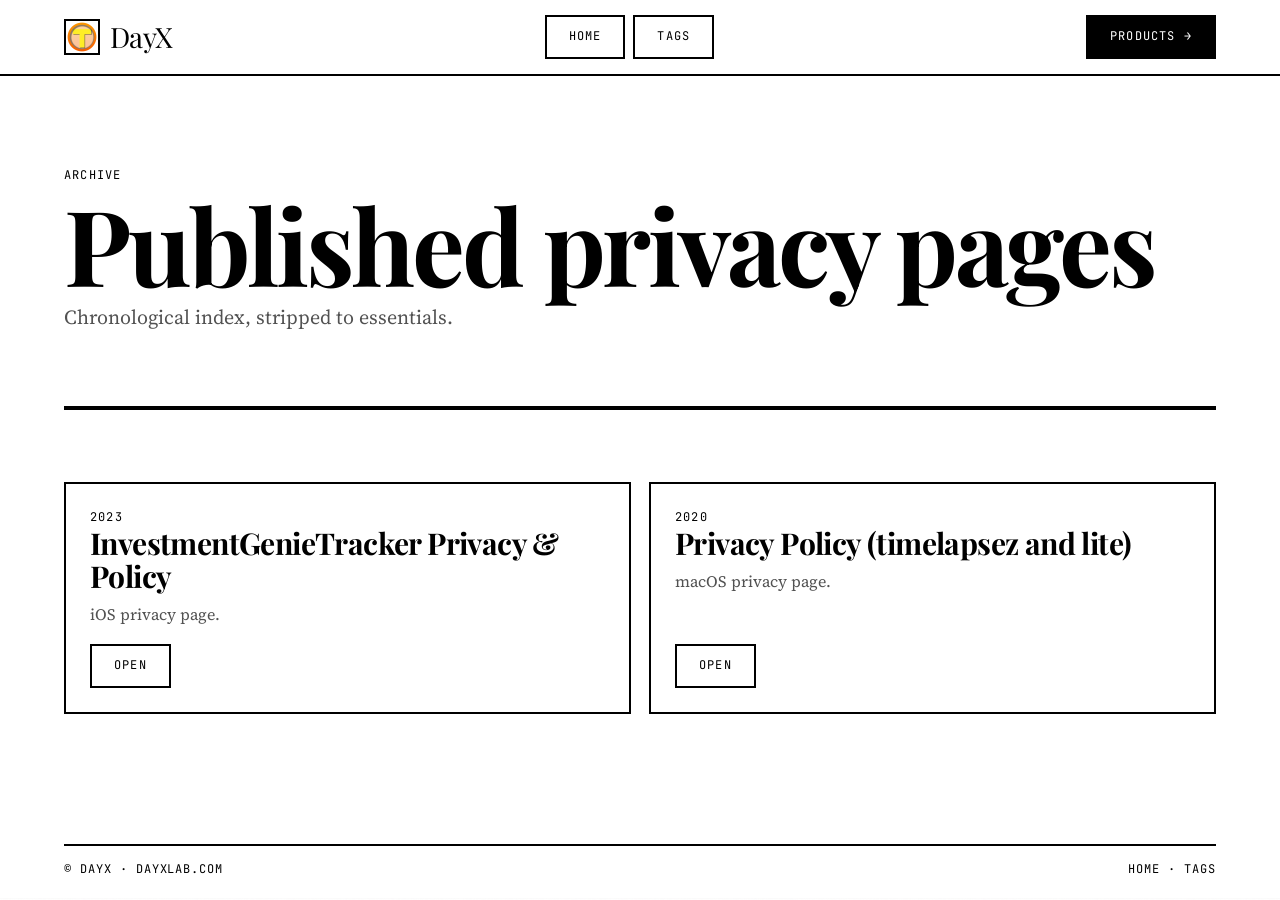
<file: archives/index.html>
<!doctype html><html lang="en"><head><meta charset="utf-8" /><meta name="viewport" content="width=device-width, initial-scale=1" /><title>Archive | DayX</title><link rel="canonical" href="https://www.dayxlab.com/archives/" /><link rel="icon" href="/favicon.ico" /><link rel="stylesheet" href="/styles/main.css" /><link rel="stylesheet" href="/styles/site.css" /></head><body><a class="skip-link" href="#main">Skip to content</a><header class="topbar"><div class="shell nav"><a href="/" class="brand"><img src="/images/avatar.png" alt="DayX" /><span>DayX</span></a><nav class="nav-links"><a class="chip" href="/">Home</a><a class="chip" href="/tags/">Tags</a></nav><a class="btn btn-primary" href="/">Products →</a></div></header><main id="main" class="shell"><section class="section"><p class="kicker">Archive</p><h1 class="h1">Published privacy pages</h1><p class="lead muted">Chronological index, stripped to essentials.</p></section><section class="section"><div class="grid grid-2"><article class="card"><p class="kicker">2023</p><h2 class="h3">InvestmentGenieTracker Privacy &amp; Policy</h2><p class="muted">iOS privacy page.</p><div class="cta-row"><a class="btn btn-secondary" href="/post/investmentgenietracker-privacy-and-policy/">Open</a></div></article><article class="card"><p class="kicker">2020</p><h2 class="h3">Privacy Policy (timelapsez and lite)</h2><p class="muted">macOS privacy page.</p><div class="cta-row"><a class="btn btn-secondary" href="/post/privacy-policy-timelapsez-and-lite/">Open</a></div></article></div></section></main><footer class="footer"><div class="shell inner"><p>© DayX · <a href="https://www.dayxlab.com">dayxlab.com</a></p><p><a href="/">Home</a> · <a href="/tags/">Tags</a></p></div></footer></body></html>
</file>
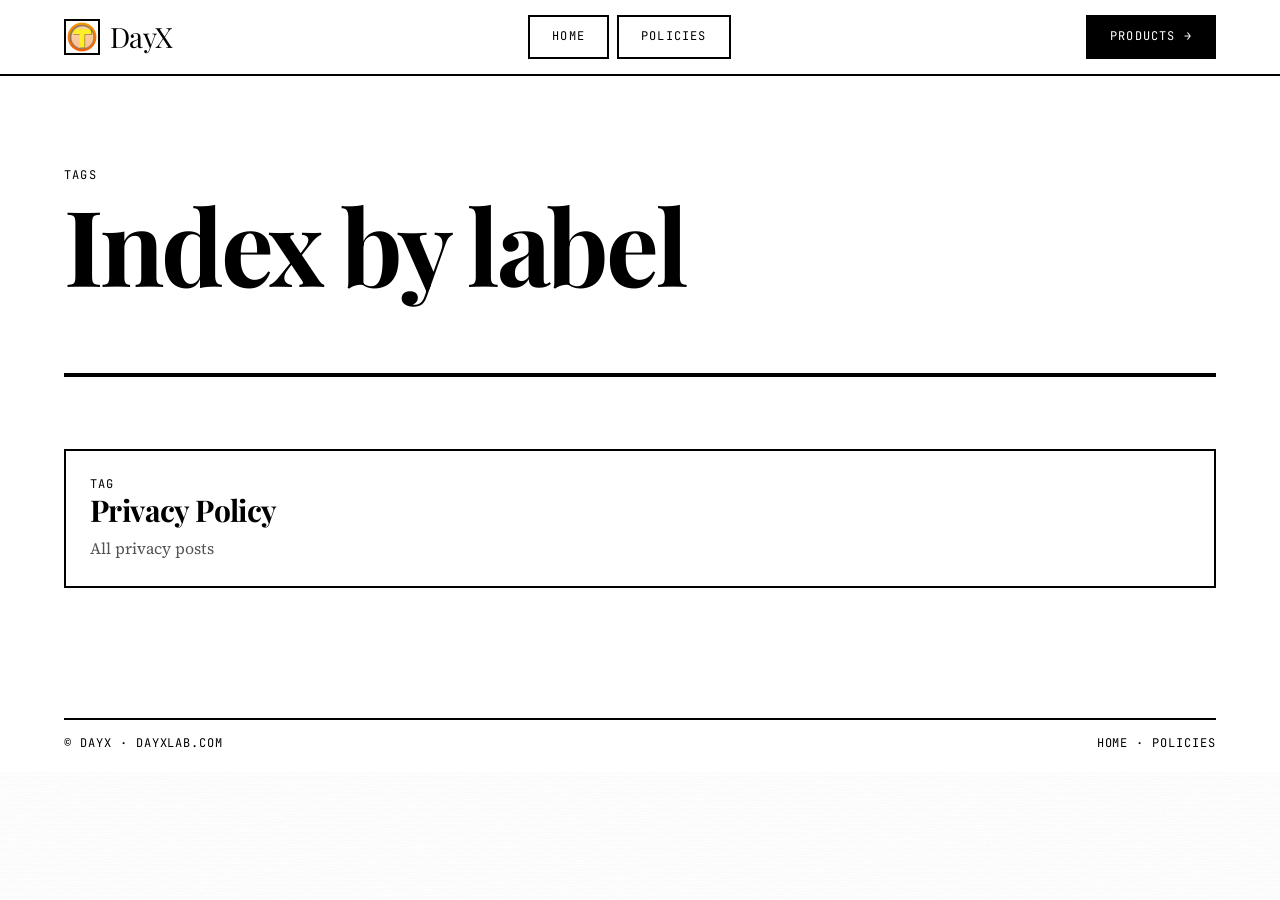
<file: tags/index.html>
<!doctype html><html lang="en"><head><meta charset="utf-8" /><meta name="viewport" content="width=device-width, initial-scale=1" /><title>Tags | DayX</title><link rel="canonical" href="https://www.dayxlab.com/tags/" /><link rel="icon" href="/favicon.ico" /><link rel="stylesheet" href="/styles/main.css" /><link rel="stylesheet" href="/styles/site.css" /></head><body><a class="skip-link" href="#main">Skip to content</a><header class="topbar"><div class="shell nav"><a href="/" class="brand"><img src="/images/avatar.png" alt="DayX" /><span>DayX</span></a><nav class="nav-links"><a class="chip" href="/">Home</a><a class="chip" href="/tag/MmcHh1Dbo/">Policies</a></nav><a class="btn btn-primary" href="/">Products →</a></div></header><main id="main" class="shell"><section class="section"><p class="kicker">Tags</p><h1 class="h1">Index by label</h1></section><section class="section"><a class="policy-link" href="/tag/MmcHh1Dbo/"><p class="kicker">Tag</p><h2 class="h3">Privacy Policy</h2><p class="muted">All privacy posts</p></a></section></main><footer class="footer"><div class="shell inner"><p>© DayX · <a href="https://www.dayxlab.com">dayxlab.com</a></p><p><a href="/">Home</a> · <a href="/tag/MmcHh1Dbo/">Policies</a></p></div></footer></body></html>
</file>
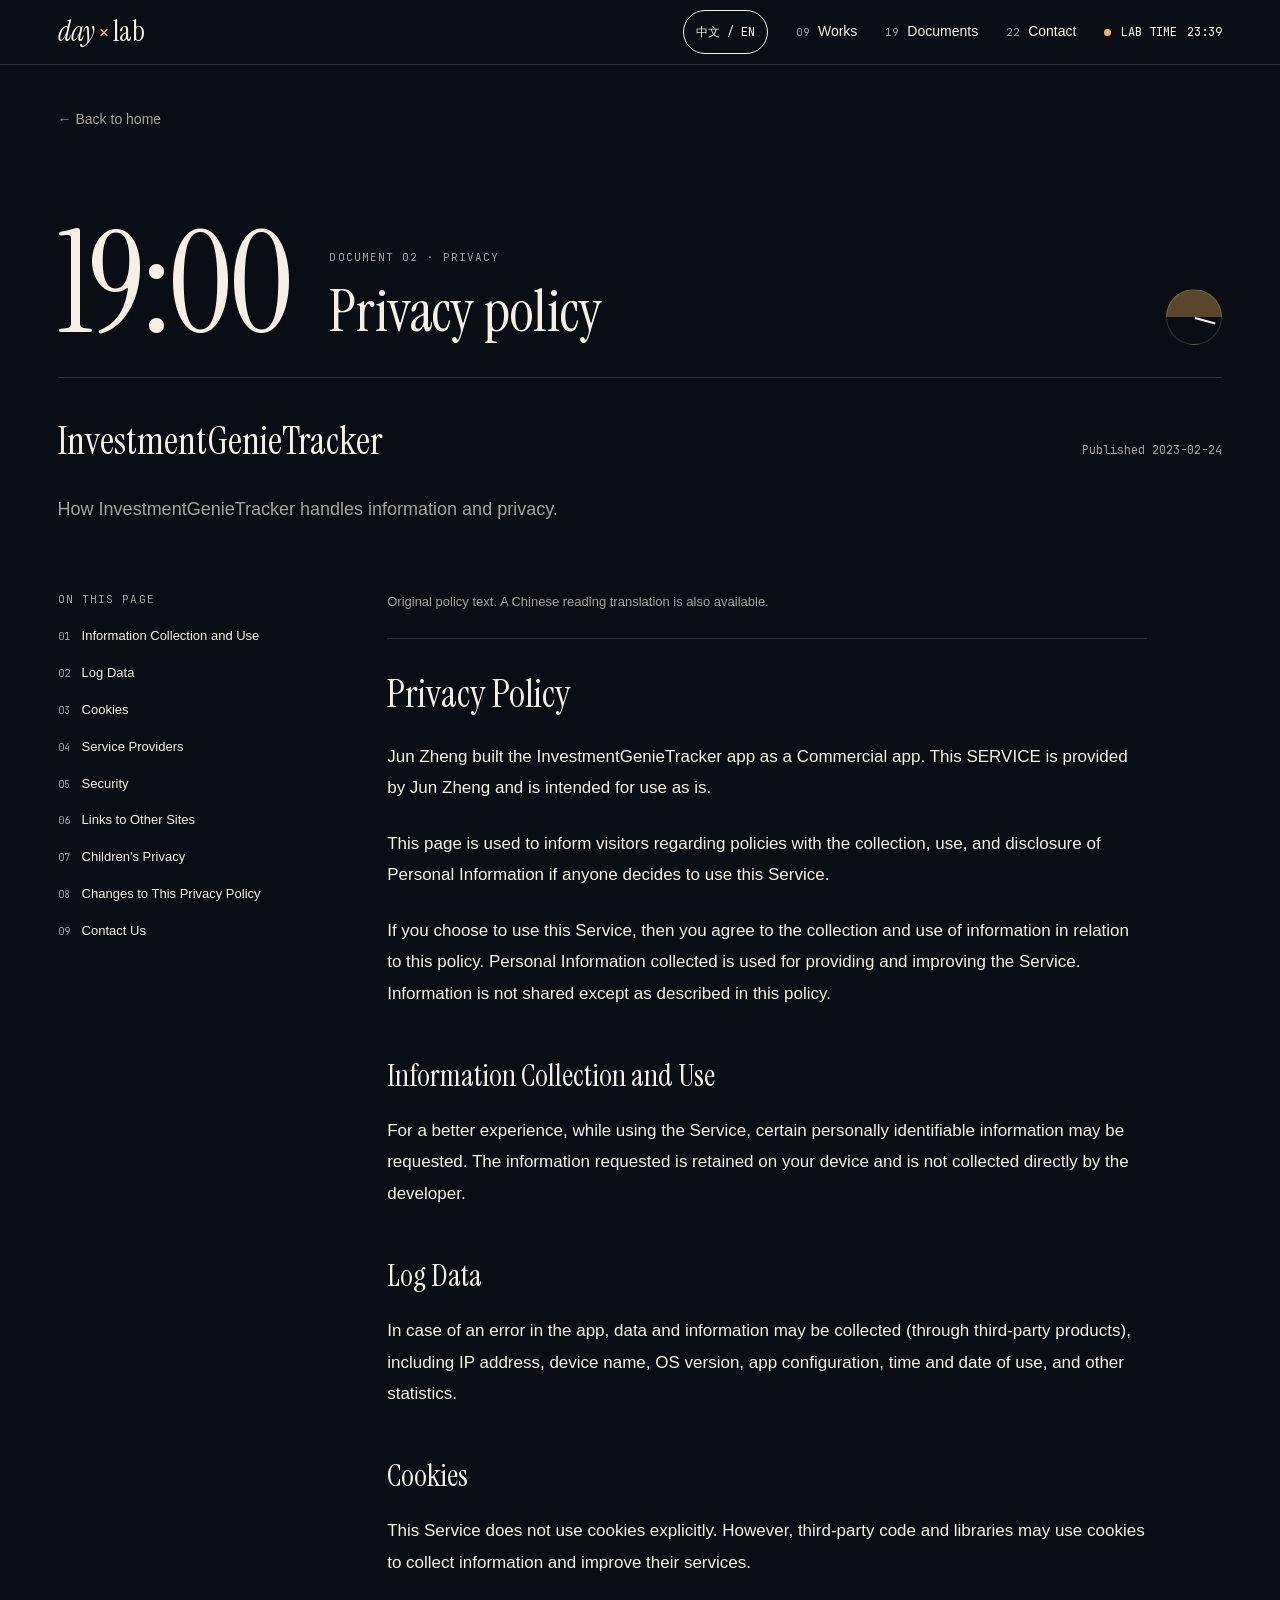
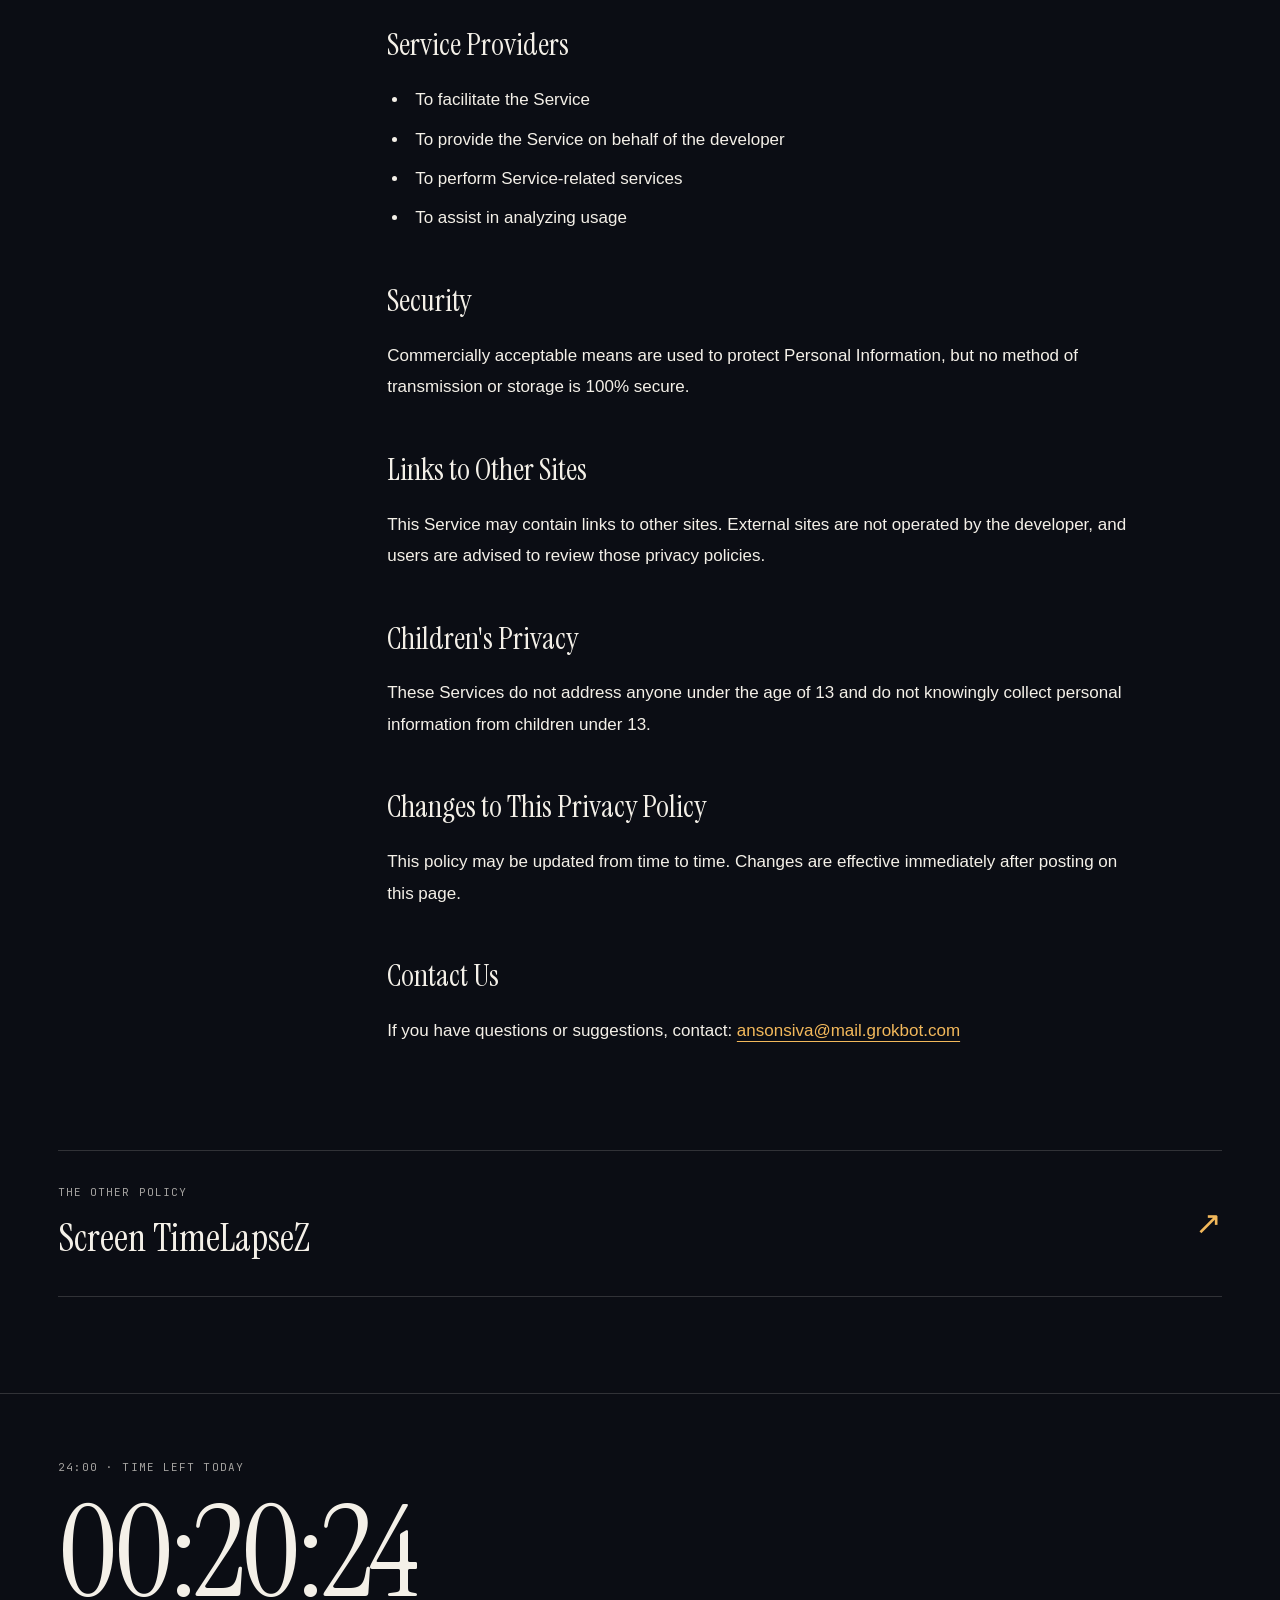
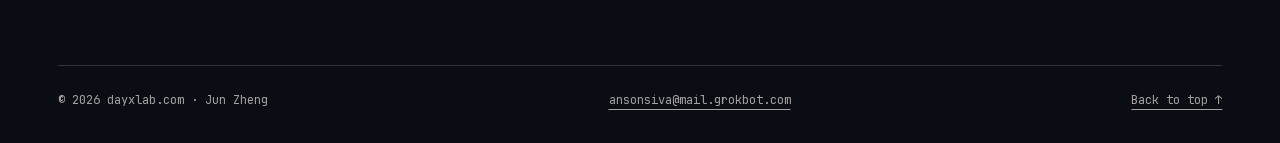
<file: post/investmentgenietracker-privacy-and-policy/index.html>
<!doctype html>
<html lang="en"><head>
<meta charset="utf-8"><meta name="viewport" content="width=device-width, initial-scale=1">
<meta name="dayx-document" content="privacy"><title>InvestmentGenieTracker · Privacy policy · dayxlab</title>
<meta name="description" content="Privacy policy for InvestmentGenieTracker.">
<link rel="canonical" href="https://www.dayxlab.com/post/investmentgenietracker-privacy-and-policy/"><link rel="icon" href="/favicon.ico">
<link rel="stylesheet" href="/assets/dayx/documents.css">
<script src="/assets/dayx/document-theme.js"></script><script src="/assets/dayx/language.js"></script>
<script src="/assets/dayx/documents.js" defer></script>
</head><body id="top" data-app="InvestmentGenieTracker">
<a class="skip-home" href="#main"><span data-policy-i18n="skip">Skip to content</span></a>
<header class="document-nav"><div class="nav-inner">
<a class="wordmark" href="/" aria-label="dayxlab"><em>day</em><span class="logo-cross">×</span>lab</a>
<button class="language-toggle" type="button" hidden>中文 / EN</button>
<nav aria-label="Navigation"><a href="/#works"><small>09</small><span data-policy-i18n="works">Works</span></a><a href="/#writing"><small>19</small><span data-policy-i18n="documents">Documents</span></a><a href="/#contact"><small>22</small><span data-policy-i18n="contact">Contact</span></a></nav>
<div class="lab-clock"><i></i> LAB TIME <time id="document-clock">19:00</time></div>
</div><div class="read-progress" aria-hidden="true"></div></header>
<main id="main" tabindex="-1" class="document-shell">
<a class="back-home" href="/#writing">← <span data-policy-i18n="home">Back to home</span></a>
<header class="document-hero">
<div class="chapter-time" aria-hidden="true">19:00</div><div class="hero-heading"><p class="eyebrow">DOCUMENT 02 · PRIVACY</p><h1><span data-policy-i18n="policy">Privacy policy</span></h1></div>
<div class="dial" aria-hidden="true"><i></i></div>
</header>
<div class="document-meta"><p class="app-name">InvestmentGenieTracker</p><p><span data-policy-i18n="published">Published</span> <time datetime="2023-02-24">2023-02-24</time></p></div>
<p class="document-intro"><span data-policy-i18n="intro">How InvestmentGenieTracker handles information and privacy.</span></p>
<div class="policy-layout"><aside class="policy-toc"><p class="eyebrow"><span data-policy-i18n="contents">ON THIS PAGE</span></p><nav aria-label="Table of contents"><a href="#policy-section-1"><span class="toc-number">01</span><span data-policy-i18n="body4">Information Collection and Use</span></a><a href="#policy-section-2"><span class="toc-number">02</span><span data-policy-i18n="body6">Log Data</span></a><a href="#policy-section-3"><span class="toc-number">03</span><span data-policy-i18n="body8">Cookies</span></a><a href="#policy-section-4"><span class="toc-number">04</span><span data-policy-i18n="body10">Service Providers</span></a><a href="#policy-section-5"><span class="toc-number">05</span><span data-policy-i18n="body15">Security</span></a><a href="#policy-section-6"><span class="toc-number">06</span><span data-policy-i18n="body17">Links to Other Sites</span></a><a href="#policy-section-7"><span class="toc-number">07</span><span data-policy-i18n="body19">Children's Privacy</span></a><a href="#policy-section-8"><span class="toc-number">08</span><span data-policy-i18n="body21">Changes to This Privacy Policy</span></a><a href="#policy-section-9"><span class="toc-number">09</span><span data-policy-i18n="body23">Contact Us</span></a></nav></aside>
<article class="policy-copy"><p class="translation-note"><span data-policy-i18n="source">Original policy text. A Chinese reading translation is also available.</span></p><h2 data-policy-i18n="body0">Privacy Policy</h2><p data-policy-i18n="body1">Jun Zheng built the InvestmentGenieTracker app as a Commercial app. This SERVICE is provided by Jun Zheng and is intended for use as is.</p><p data-policy-i18n="body2">This page is used to inform visitors regarding policies with the collection, use, and disclosure of Personal Information if anyone decides to use this Service.</p><p data-policy-i18n="body3">If you choose to use this Service, then you agree to the collection and use of information in relation to this policy. Personal Information collected is used for providing and improving the Service. Information is not shared except as described in this policy.</p><h3 id="policy-section-1" data-policy-i18n="body4">Information Collection and Use</h3><p data-policy-i18n="body5">For a better experience, while using the Service, certain personally identifiable information may be requested. The information requested is retained on your device and is not collected directly by the developer.</p><h3 id="policy-section-2" data-policy-i18n="body6">Log Data</h3><p data-policy-i18n="body7">In case of an error in the app, data and information may be collected (through third-party products), including IP address, device name, OS version, app configuration, time and date of use, and other statistics.</p><h3 id="policy-section-3" data-policy-i18n="body8">Cookies</h3><p data-policy-i18n="body9">This Service does not use cookies explicitly. However, third-party code and libraries may use cookies to collect information and improve their services.</p><h3 id="policy-section-4" data-policy-i18n="body10">Service Providers</h3><ul><li data-policy-i18n="body11">To facilitate the Service</li><li data-policy-i18n="body12">To provide the Service on behalf of the developer</li><li data-policy-i18n="body13">To perform Service-related services</li><li data-policy-i18n="body14">To assist in analyzing usage</li></ul><h3 id="policy-section-5" data-policy-i18n="body15">Security</h3><p data-policy-i18n="body16">Commercially acceptable means are used to protect Personal Information, but no method of transmission or storage is 100% secure.</p><h3 id="policy-section-6" data-policy-i18n="body17">Links to Other Sites</h3><p data-policy-i18n="body18">This Service may contain links to other sites. External sites are not operated by the developer, and users are advised to review those privacy policies.</p><h3 id="policy-section-7" data-policy-i18n="body19">Children's Privacy</h3><p data-policy-i18n="body20">These Services do not address anyone under the age of 13 and do not knowingly collect personal information from children under 13.</p><h3 id="policy-section-8" data-policy-i18n="body21">Changes to This Privacy Policy</h3><p data-policy-i18n="body22">This policy may be updated from time to time. Changes are effective immediately after posting on this page.</p><h3 id="policy-section-9" data-policy-i18n="body23">Contact Us</h3><p data-policy-i18n="body24">If you have questions or suggestions, contact: <a href="mailto:ansonsiva@mail.grokbot.com">ansonsiva@mail.grokbot.com</a></p></article></div>
<a class="next-document" href="/post/privacy-policy-timelapsez-and-lite/"><span><small class="eyebrow"><span data-policy-i18n="otherPolicy">THE OTHER POLICY</span></small><strong>Screen TimeLapseZ</strong></span><span aria-hidden="true">↗</span></a>
</main>
<footer class="document-footer"><div class="document-shell"><p class="eyebrow">24:00 · <span data-policy-i18n="dayLeft">TIME LEFT TODAY</span></p><time id="document-countdown">—:—:—</time><div class="footer-bottom"><span>© <span id="document-year">2026</span> dayxlab.com · Jun Zheng</span><a href="mailto:ansonsiva@mail.grokbot.com">ansonsiva@mail.grokbot.com</a><a href="#top"><span data-policy-i18n="top">Back to top ↑</span></a></div></div></footer>
<script id="policy-copy-data" type="application/json">{"en": {"body0": "Privacy Policy", "body1": "Jun Zheng built the InvestmentGenieTracker app as a Commercial app. This SERVICE is provided by Jun Zheng and is intended for use as is.", "body2": "This page is used to inform visitors regarding policies with the collection, use, and disclosure of Personal Information if anyone decides to use this Service.", "body3": "If you choose to use this Service, then you agree to the collection and use of information in relation to this policy. Personal Information collected is used for providing and improving the Service. Information is not shared except as described in this policy.", "body4": "Information Collection and Use", "body5": "For a better experience, while using the Service, certain personally identifiable information may be requested. The information requested is retained on your device and is not collected directly by the developer.", "body6": "Log Data", "body7": "In case of an error in the app, data and information may be collected (through third-party products), including IP address, device name, OS version, app configuration, time and date of use, and other statistics.", "body8": "Cookies", "body9": "This Service does not use cookies explicitly. However, third-party code and libraries may use cookies to collect information and improve their services.", "body10": "Service Providers", "body11": "To facilitate the Service", "body12": "To provide the Service on behalf of the developer", "body13": "To perform Service-related services", "body14": "To assist in analyzing usage", "body15": "Security", "body16": "Commercially acceptable means are used to protect Personal Information, but no method of transmission or storage is 100% secure.", "body17": "Links to Other Sites", "body18": "This Service may contain links to other sites. External sites are not operated by the developer, and users are advised to review those privacy policies.", "body19": "Children's Privacy", "body20": "These Services do not address anyone under the age of 13 and do not knowingly collect personal information from children under 13.", "body21": "Changes to This Privacy Policy", "body22": "This policy may be updated from time to time. Changes are effective immediately after posting on this page.", "body23": "Contact Us", "body24": "If you have questions or suggestions, contact: <a href=\"mailto:ansonsiva@mail.grokbot.com\">ansonsiva@mail.grokbot.com<\/a>", "skip": "Skip to content", "home": "Back to home", "works": "Works", "documents": "Documents", "contact": "Contact", "policy": "Privacy policy", "published": "Published", "contents": "ON THIS PAGE", "intro": "How InvestmentGenieTracker handles information and privacy.", "source": "Original policy text. A Chinese reading translation is also available.", "otherPolicy": "THE OTHER POLICY", "dayLeft": "TIME LEFT TODAY", "top": "Back to top ↑", "email": "Questions or suggestions? Send me a note."}, "zh": {"body0": "隐私政策", "body1": "Jun Zheng 开发了 InvestmentGenieTracker 商业应用。本服务由 Jun Zheng 提供，并按现状供您使用。", "body2": "本页面用于告知访问者：当您使用本服务时，个人信息的收集、使用及披露将遵循哪些政策。", "body3": "如果您选择使用本服务，即表示您同意按照本政策收集及使用相关信息。所收集的个人信息用于提供和改进服务。除本政策所述情形外，信息不会被共享。", "body4": "信息收集与使用", "body5": "为了提供更好的使用体验，在使用本服务时，可能会要求您提供某些个人身份信息。所请求的信息保留在您的设备上，开发者不会直接收集这些信息。", "body6": "日志数据", "body7": "当应用发生错误时，可能会通过第三方产品收集数据和信息，包括 IP 地址、设备名称、操作系统版本、应用配置、使用时间与日期，以及其他统计信息。", "body8": "Cookies", "body9": "本服务本身不明确使用 Cookies。不过，第三方代码和库可能会使用 Cookies 来收集信息并改进其服务。", "body10": "服务提供商", "body11": "协助提供本服务", "body12": "代表开发者提供本服务", "body13": "执行与本服务相关的工作", "body14": "协助分析使用情况", "body15": "安全", "body16": "我们采用商业上可接受的方式保护个人信息，但没有任何传输或存储方式能够保证百分之百安全。", "body17": "其他网站的链接", "body18": "本服务可能包含其他网站的链接。这些外部网站并非由开发者运营，建议您查看它们各自的隐私政策。", "body19": "儿童隐私", "body20": "本服务不面向 13 岁以下儿童，也不会明知而收集 13 岁以下儿童的个人信息。", "body21": "隐私政策变更", "body22": "本政策可能不时更新。变更在本页面发布后立即生效。", "body23": "联系我们", "body24": "如果您有任何问题或建议，请联系：<a href=\"mailto:ansonsiva@mail.grokbot.com\">ansonsiva@mail.grokbot.com<\/a>", "skip": "跳至内容", "home": "返回首页", "works": "作品", "documents": "文档", "contact": "联系", "policy": "隐私政策", "published": "发布于", "contents": "本页内容", "intro": "关于 InvestmentGenieTracker 的信息收集、使用与隐私保护说明。", "source": "中文译文供阅读参考，英文为原始政策文本。", "otherPolicy": "另一份隐私政策", "dayLeft": "今天还剩", "top": "回到顶部 ↑", "email": "问题或建议，欢迎写信。"}}</script>
</body></html>
</file>
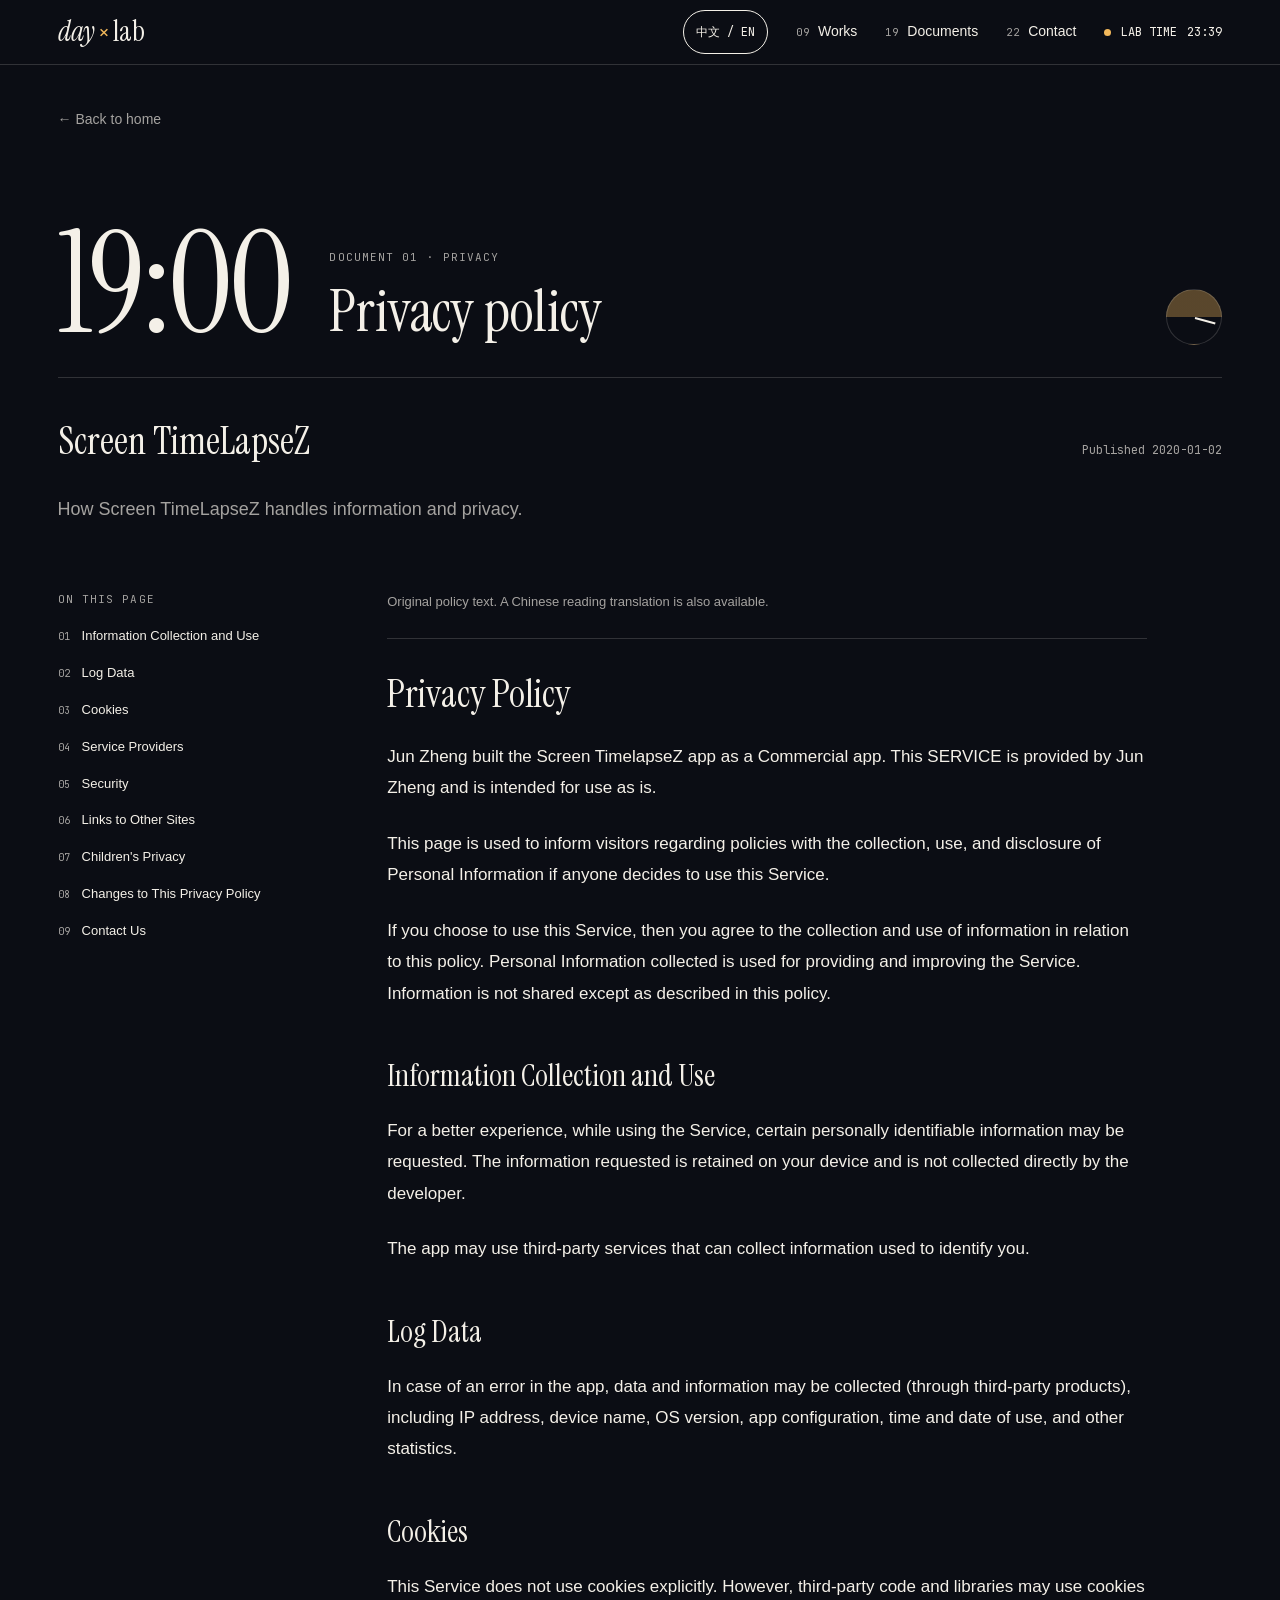
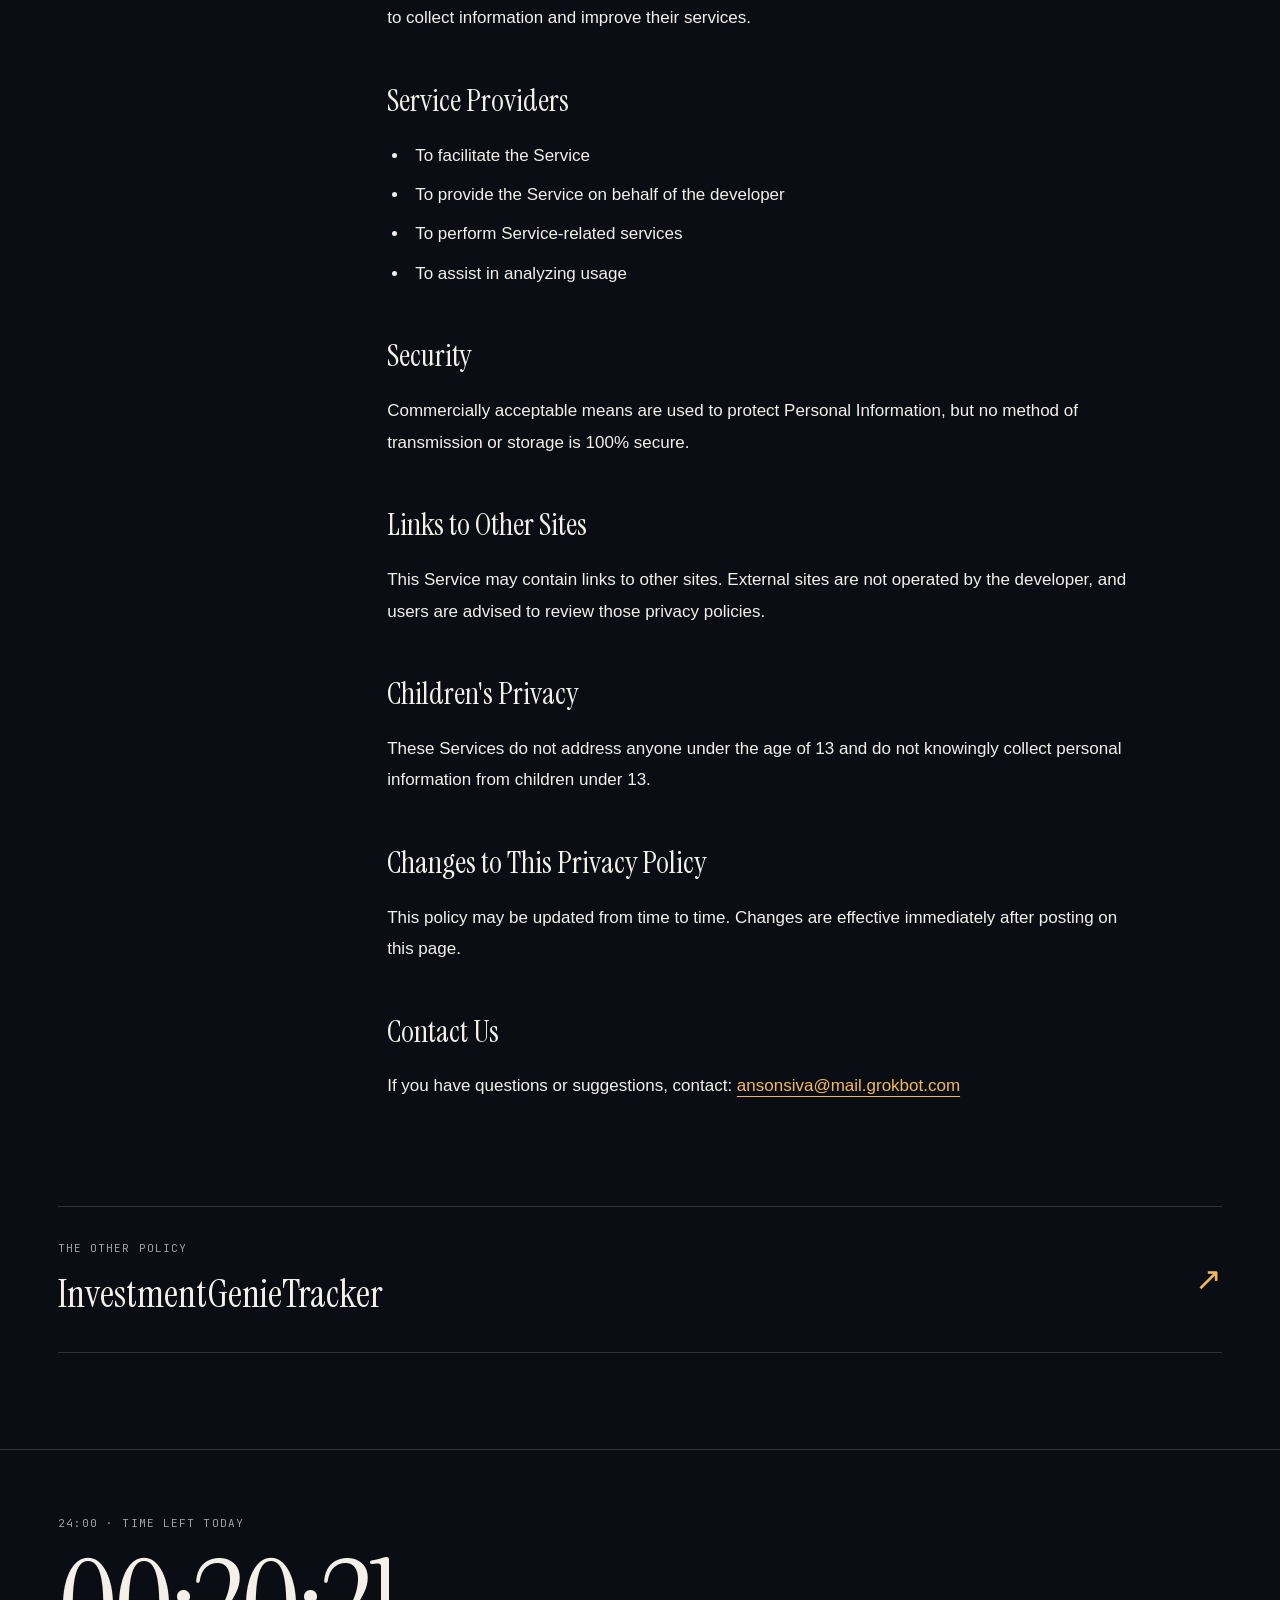
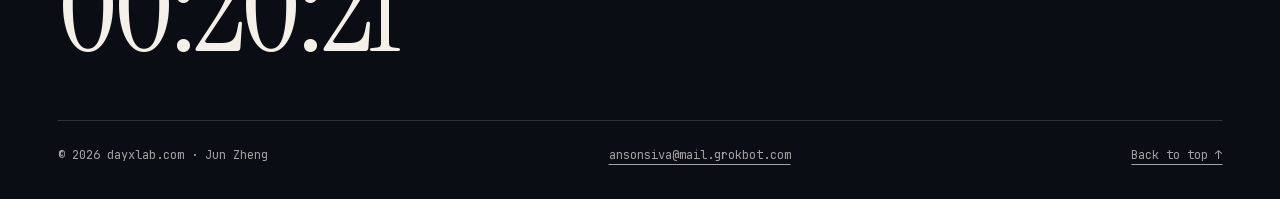
<file: post/privacy-policy-timelapsez-and-lite/index.html>
<!doctype html>
<html lang="en"><head>
<meta charset="utf-8"><meta name="viewport" content="width=device-width, initial-scale=1">
<meta name="dayx-document" content="privacy"><title>Screen TimeLapseZ · Privacy policy · dayxlab</title>
<meta name="description" content="Privacy policy for Screen TimeLapseZ.">
<link rel="canonical" href="https://www.dayxlab.com/post/privacy-policy-timelapsez-and-lite/"><link rel="icon" href="/favicon.ico">
<link rel="stylesheet" href="/assets/dayx/documents.css">
<script src="/assets/dayx/document-theme.js"></script><script src="/assets/dayx/language.js"></script>
<script src="/assets/dayx/documents.js" defer></script>
</head><body id="top" data-app="Screen TimeLapseZ">
<a class="skip-home" href="#main"><span data-policy-i18n="skip">Skip to content</span></a>
<header class="document-nav"><div class="nav-inner">
<a class="wordmark" href="/" aria-label="dayxlab"><em>day</em><span class="logo-cross">×</span>lab</a>
<button class="language-toggle" type="button" hidden>中文 / EN</button>
<nav aria-label="Navigation"><a href="/#works"><small>09</small><span data-policy-i18n="works">Works</span></a><a href="/#writing"><small>19</small><span data-policy-i18n="documents">Documents</span></a><a href="/#contact"><small>22</small><span data-policy-i18n="contact">Contact</span></a></nav>
<div class="lab-clock"><i></i> LAB TIME <time id="document-clock">19:00</time></div>
</div><div class="read-progress" aria-hidden="true"></div></header>
<main id="main" tabindex="-1" class="document-shell">
<a class="back-home" href="/#writing">← <span data-policy-i18n="home">Back to home</span></a>
<header class="document-hero">
<div class="chapter-time" aria-hidden="true">19:00</div><div class="hero-heading"><p class="eyebrow">DOCUMENT 01 · PRIVACY</p><h1><span data-policy-i18n="policy">Privacy policy</span></h1></div>
<div class="dial" aria-hidden="true"><i></i></div>
</header>
<div class="document-meta"><p class="app-name">Screen TimeLapseZ</p><p><span data-policy-i18n="published">Published</span> <time datetime="2020-01-02">2020-01-02</time></p></div>
<p class="document-intro"><span data-policy-i18n="intro">How Screen TimeLapseZ handles information and privacy.</span></p>
<div class="policy-layout"><aside class="policy-toc"><p class="eyebrow"><span data-policy-i18n="contents">ON THIS PAGE</span></p><nav aria-label="Table of contents"><a href="#policy-section-1"><span class="toc-number">01</span><span data-policy-i18n="body4">Information Collection and Use</span></a><a href="#policy-section-2"><span class="toc-number">02</span><span data-policy-i18n="body7">Log Data</span></a><a href="#policy-section-3"><span class="toc-number">03</span><span data-policy-i18n="body9">Cookies</span></a><a href="#policy-section-4"><span class="toc-number">04</span><span data-policy-i18n="body11">Service Providers</span></a><a href="#policy-section-5"><span class="toc-number">05</span><span data-policy-i18n="body16">Security</span></a><a href="#policy-section-6"><span class="toc-number">06</span><span data-policy-i18n="body18">Links to Other Sites</span></a><a href="#policy-section-7"><span class="toc-number">07</span><span data-policy-i18n="body20">Children's Privacy</span></a><a href="#policy-section-8"><span class="toc-number">08</span><span data-policy-i18n="body22">Changes to This Privacy Policy</span></a><a href="#policy-section-9"><span class="toc-number">09</span><span data-policy-i18n="body24">Contact Us</span></a></nav></aside>
<article class="policy-copy"><p class="translation-note"><span data-policy-i18n="source">Original policy text. A Chinese reading translation is also available.</span></p><h2 data-policy-i18n="body0">Privacy Policy</h2><p data-policy-i18n="body1">Jun Zheng built the Screen TimelapseZ app as a Commercial app. This SERVICE is provided by Jun Zheng and is intended for use as is.</p><p data-policy-i18n="body2">This page is used to inform visitors regarding policies with the collection, use, and disclosure of Personal Information if anyone decides to use this Service.</p><p data-policy-i18n="body3">If you choose to use this Service, then you agree to the collection and use of information in relation to this policy. Personal Information collected is used for providing and improving the Service. Information is not shared except as described in this policy.</p><h3 id="policy-section-1" data-policy-i18n="body4">Information Collection and Use</h3><p data-policy-i18n="body5">For a better experience, while using the Service, certain personally identifiable information may be requested. The information requested is retained on your device and is not collected directly by the developer.</p><p data-policy-i18n="body6">The app may use third-party services that can collect information used to identify you.</p><h3 id="policy-section-2" data-policy-i18n="body7">Log Data</h3><p data-policy-i18n="body8">In case of an error in the app, data and information may be collected (through third-party products), including IP address, device name, OS version, app configuration, time and date of use, and other statistics.</p><h3 id="policy-section-3" data-policy-i18n="body9">Cookies</h3><p data-policy-i18n="body10">This Service does not use cookies explicitly. However, third-party code and libraries may use cookies to collect information and improve their services.</p><h3 id="policy-section-4" data-policy-i18n="body11">Service Providers</h3><ul><li data-policy-i18n="body12">To facilitate the Service</li><li data-policy-i18n="body13">To provide the Service on behalf of the developer</li><li data-policy-i18n="body14">To perform Service-related services</li><li data-policy-i18n="body15">To assist in analyzing usage</li></ul><h3 id="policy-section-5" data-policy-i18n="body16">Security</h3><p data-policy-i18n="body17">Commercially acceptable means are used to protect Personal Information, but no method of transmission or storage is 100% secure.</p><h3 id="policy-section-6" data-policy-i18n="body18">Links to Other Sites</h3><p data-policy-i18n="body19">This Service may contain links to other sites. External sites are not operated by the developer, and users are advised to review those privacy policies.</p><h3 id="policy-section-7" data-policy-i18n="body20">Children's Privacy</h3><p data-policy-i18n="body21">These Services do not address anyone under the age of 13 and do not knowingly collect personal information from children under 13.</p><h3 id="policy-section-8" data-policy-i18n="body22">Changes to This Privacy Policy</h3><p data-policy-i18n="body23">This policy may be updated from time to time. Changes are effective immediately after posting on this page.</p><h3 id="policy-section-9" data-policy-i18n="body24">Contact Us</h3><p data-policy-i18n="body25">If you have questions or suggestions, contact: <a href="mailto:ansonsiva@mail.grokbot.com">ansonsiva@mail.grokbot.com</a></p></article></div>
<a class="next-document" href="/post/investmentgenietracker-privacy-and-policy/"><span><small class="eyebrow"><span data-policy-i18n="otherPolicy">THE OTHER POLICY</span></small><strong>InvestmentGenieTracker</strong></span><span aria-hidden="true">↗</span></a>
</main>
<footer class="document-footer"><div class="document-shell"><p class="eyebrow">24:00 · <span data-policy-i18n="dayLeft">TIME LEFT TODAY</span></p><time id="document-countdown">—:—:—</time><div class="footer-bottom"><span>© <span id="document-year">2026</span> dayxlab.com · Jun Zheng</span><a href="mailto:ansonsiva@mail.grokbot.com">ansonsiva@mail.grokbot.com</a><a href="#top"><span data-policy-i18n="top">Back to top ↑</span></a></div></div></footer>
<script id="policy-copy-data" type="application/json">{"en": {"body0": "Privacy Policy", "body1": "Jun Zheng built the Screen TimelapseZ app as a Commercial app. This SERVICE is provided by Jun Zheng and is intended for use as is.", "body2": "This page is used to inform visitors regarding policies with the collection, use, and disclosure of Personal Information if anyone decides to use this Service.", "body3": "If you choose to use this Service, then you agree to the collection and use of information in relation to this policy. Personal Information collected is used for providing and improving the Service. Information is not shared except as described in this policy.", "body4": "Information Collection and Use", "body5": "For a better experience, while using the Service, certain personally identifiable information may be requested. The information requested is retained on your device and is not collected directly by the developer.", "body6": "The app may use third-party services that can collect information used to identify you.", "body7": "Log Data", "body8": "In case of an error in the app, data and information may be collected (through third-party products), including IP address, device name, OS version, app configuration, time and date of use, and other statistics.", "body9": "Cookies", "body10": "This Service does not use cookies explicitly. However, third-party code and libraries may use cookies to collect information and improve their services.", "body11": "Service Providers", "body12": "To facilitate the Service", "body13": "To provide the Service on behalf of the developer", "body14": "To perform Service-related services", "body15": "To assist in analyzing usage", "body16": "Security", "body17": "Commercially acceptable means are used to protect Personal Information, but no method of transmission or storage is 100% secure.", "body18": "Links to Other Sites", "body19": "This Service may contain links to other sites. External sites are not operated by the developer, and users are advised to review those privacy policies.", "body20": "Children's Privacy", "body21": "These Services do not address anyone under the age of 13 and do not knowingly collect personal information from children under 13.", "body22": "Changes to This Privacy Policy", "body23": "This policy may be updated from time to time. Changes are effective immediately after posting on this page.", "body24": "Contact Us", "body25": "If you have questions or suggestions, contact: <a href=\"mailto:ansonsiva@mail.grokbot.com\">ansonsiva@mail.grokbot.com<\/a>", "skip": "Skip to content", "home": "Back to home", "works": "Works", "documents": "Documents", "contact": "Contact", "policy": "Privacy policy", "published": "Published", "contents": "ON THIS PAGE", "intro": "How Screen TimeLapseZ handles information and privacy.", "source": "Original policy text. A Chinese reading translation is also available.", "otherPolicy": "THE OTHER POLICY", "dayLeft": "TIME LEFT TODAY", "top": "Back to top ↑", "email": "Questions or suggestions? Send me a note."}, "zh": {"body0": "隐私政策", "body1": "Jun Zheng 开发了 Screen TimelapseZ 商业应用。本服务由 Jun Zheng 提供，并按现状供您使用。", "body2": "本页面用于告知访问者：当您使用本服务时，个人信息的收集、使用及披露将遵循哪些政策。", "body3": "如果您选择使用本服务，即表示您同意按照本政策收集及使用相关信息。所收集的个人信息用于提供和改进服务。除本政策所述情形外，信息不会被共享。", "body4": "信息收集与使用", "body5": "为了提供更好的使用体验，在使用本服务时，可能会要求您提供某些个人身份信息。所请求的信息保留在您的设备上，开发者不会直接收集这些信息。", "body6": "本应用可能使用第三方服务，这些服务可能会收集可用于识别您身份的信息。", "body7": "日志数据", "body8": "当应用发生错误时，可能会通过第三方产品收集数据和信息，包括 IP 地址、设备名称、操作系统版本、应用配置、使用时间与日期，以及其他统计信息。", "body9": "Cookies", "body10": "本服务本身不明确使用 Cookies。不过，第三方代码和库可能会使用 Cookies 来收集信息并改进其服务。", "body11": "服务提供商", "body12": "协助提供本服务", "body13": "代表开发者提供本服务", "body14": "执行与本服务相关的工作", "body15": "协助分析使用情况", "body16": "安全", "body17": "我们采用商业上可接受的方式保护个人信息，但没有任何传输或存储方式能够保证百分之百安全。", "body18": "其他网站的链接", "body19": "本服务可能包含其他网站的链接。这些外部网站并非由开发者运营，建议您查看它们各自的隐私政策。", "body20": "儿童隐私", "body21": "本服务不面向 13 岁以下儿童，也不会明知而收集 13 岁以下儿童的个人信息。", "body22": "隐私政策变更", "body23": "本政策可能不时更新。变更在本页面发布后立即生效。", "body24": "联系我们", "body25": "如果您有任何问题或建议，请联系：<a href=\"mailto:ansonsiva@mail.grokbot.com\">ansonsiva@mail.grokbot.com<\/a>", "skip": "跳至内容", "home": "返回首页", "works": "作品", "documents": "文档", "contact": "联系", "policy": "隐私政策", "published": "发布于", "contents": "本页内容", "intro": "关于 Screen TimeLapseZ 的信息收集、使用与隐私保护说明。", "source": "中文译文供阅读参考，英文为原始政策文本。", "otherPolicy": "另一份隐私政策", "dayLeft": "今天还剩", "top": "回到顶部 ↑", "email": "问题或建议，欢迎写信。"}}</script>
</body></html>
</file>
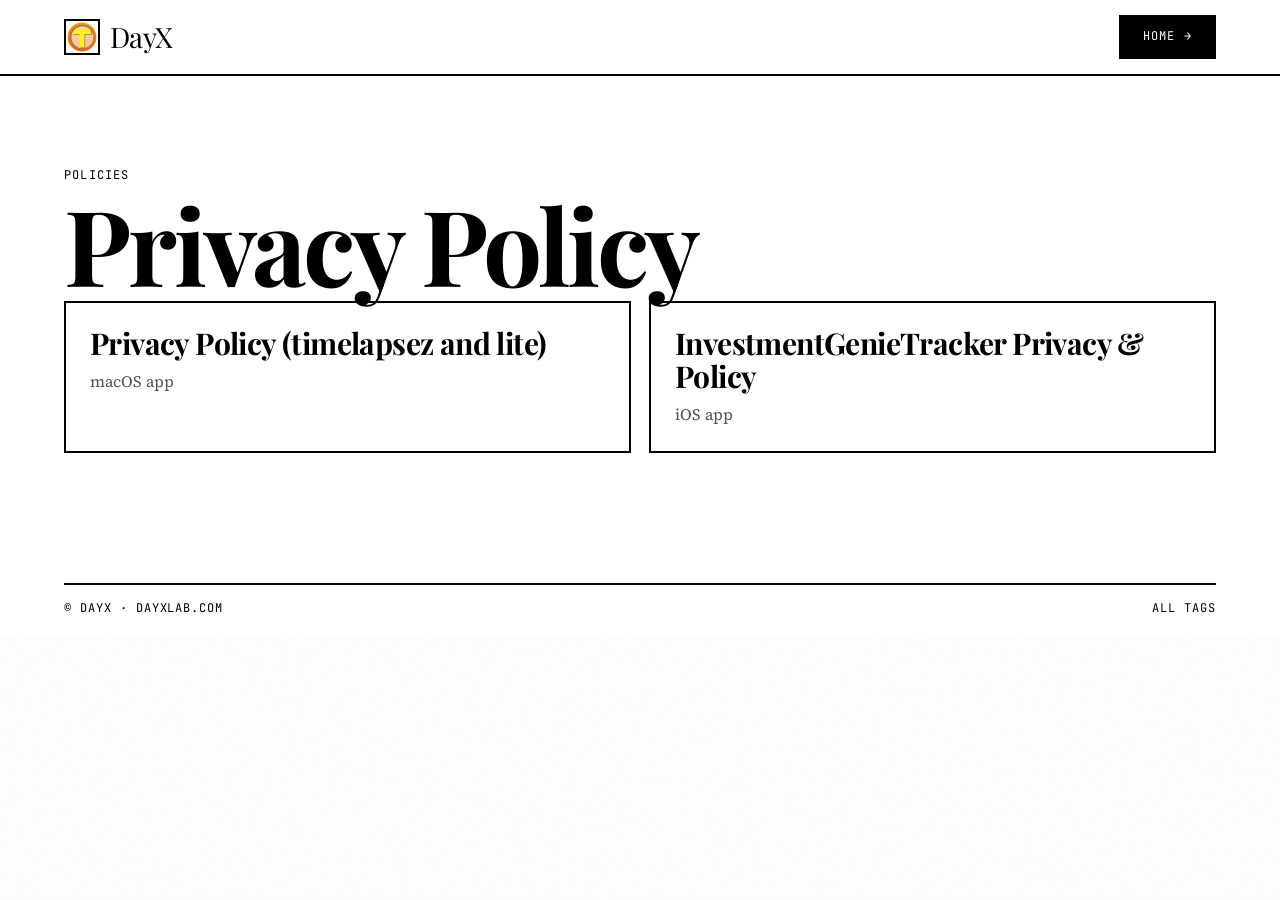
<file: tag/MmcHh1Dbo/index.html>
<!doctype html><html lang="en"><head><meta charset="utf-8" /><meta name="viewport" content="width=device-width, initial-scale=1" /><title>Tag: Privacy Policy | DayX</title><link rel="canonical" href="https://www.dayxlab.com/tag/MmcHh1Dbo/" /><link rel="icon" href="/favicon.ico" /><link rel="stylesheet" href="/styles/main.css" /><link rel="stylesheet" href="/styles/site.css" /></head><body><a class="skip-link" href="#main">Skip to content</a><header class="topbar"><div class="shell nav"><a href="/" class="brand"><img src="/images/avatar.png" alt="DayX" /><span>DayX</span></a><a class="btn btn-primary" href="/">Home →</a></div></header><main id="main" class="shell"><section class="section"><p class="kicker">Policies</p><h1 class="h1">Privacy Policy</h1><div class="grid grid-2"><a class="policy-link" href="/post/privacy-policy-timelapsez-and-lite/"><h2 class="h3">Privacy Policy (timelapsez and lite)</h2><p class="muted">macOS app</p></a><a class="policy-link" href="/post/investmentgenietracker-privacy-and-policy/"><h2 class="h3">InvestmentGenieTracker Privacy &amp; Policy</h2><p class="muted">iOS app</p></a></div></section></main><footer class="footer"><div class="shell inner"><p>© DayX · <a href="https://www.dayxlab.com">dayxlab.com</a></p><p><a href="/tags/">All tags</a></p></div></footer></body></html>
</file>
<file: styles/site.css>
@import url('https://fonts.googleapis.com/css2?family=Playfair+Display:wght@400;500;700&family=Source+Serif+4:wght@400;600&family=JetBrains+Mono:wght@400;500&display=swap');

:root{
  --bg:#fff;--fg:#000;--muted:#f5f5f5;--muted-fg:#525252;--line:#000;--line-light:#e5e5e5;
}
*{box-sizing:border-box}
html,body{margin:0;padding:0;background:var(--bg);color:var(--fg)}
body{font-family:'Source Serif 4',Georgia,serif;line-height:1.65;position:relative}
body::before{content:"";position:fixed;inset:0;pointer-events:none;z-index:-2;opacity:.015;background-image:repeating-linear-gradient(0deg,transparent,transparent 1px,#000 1px,#000 2px);background-size:100% 4px}
body::after{content:"";position:fixed;inset:0;pointer-events:none;z-index:-1;opacity:.02;background-image:url("data:image/svg+xml,%3Csvg viewBox='0 0 256 256' xmlns='http://www.w3.org/2000/svg'%3E%3Cfilter id='n'%3E%3CfeTurbulence type='fractalNoise' baseFrequency='0.8' numOctaves='4' stitchTiles='stitch'/%3E%3C/filter%3E%3Crect width='100%25' height='100%25' filter='url(%23n)'/%3E%3C/svg%3E")}

a{color:inherit;text-decoration:none}
.shell{width:min(1152px,calc(100% - 48px));margin:0 auto}
.skip-link{position:absolute;left:12px;top:-50px;background:#000;color:#fff;padding:10px 14px;font-size:14px;z-index:100}
.skip-link:focus{top:12px;outline:3px solid #000;outline-offset:3px}

.topbar{position:sticky;top:0;background:#fff;border-bottom:2px solid #000;z-index:50}
.nav{display:flex;align-items:center;justify-content:space-between;gap:10px;padding:14px 0}
.brand{display:inline-flex;align-items:center;gap:10px;font-family:'Playfair Display',Georgia,serif;font-size:28px;letter-spacing:-.02em}
.brand img{width:36px;height:36px;border:2px solid #000}
.nav-links{display:flex;gap:8px;flex-wrap:wrap}

.btn,.chip{display:inline-flex;align-items:center;justify-content:center;min-height:44px;padding:0 22px;border:2px solid #000;font-family:'JetBrains Mono',monospace;font-size:12px;letter-spacing:.1em;text-transform:uppercase;transition:all 80ms linear}
.btn-primary{background:#000;color:#fff}.btn-primary:hover{background:#fff;color:#000}
.btn-secondary{background:#fff;color:#000}.btn-secondary:hover{background:#000;color:#fff}
.btn:focus-visible,.chip:focus-visible,a:focus-visible{outline:3px solid #000;outline-offset:3px}
.btn:active,.chip:active{transform:scale(.95)}

main{padding:18px 0 40px}
.section{padding:72px 0;border-bottom:4px solid #000}
.section:last-child{border-bottom:none}
.kicker{font-family:'JetBrains Mono',monospace;font-size:12px;letter-spacing:.1em;text-transform:uppercase}
.hero-word{font-family:'Playfair Display',Georgia,serif;font-size:clamp(72px,14vw,170px);line-height:.86;letter-spacing:-.055em;margin:4px 0 6px}
.h1{font-family:'Playfair Display',Georgia,serif;font-size:clamp(52px,8.2vw,108px);line-height:.94;letter-spacing:-.03em;margin:8px 0}
.h2{font-family:'Playfair Display',Georgia,serif;font-size:clamp(42px,6vw,78px);line-height:.96;letter-spacing:-.025em;margin:0 0 12px}
.h3{font-family:'Playfair Display',Georgia,serif;font-size:30px;line-height:1.1;letter-spacing:-.02em;margin:0 0 8px}
.lead{font-size:20px;max-width:74ch}.muted{color:var(--muted-fg)}
.rule-punct{display:flex;align-items:center;gap:14px;margin:28px 0}.rule-punct i{display:block;width:18px;height:18px;border:2px solid #000}.rule-punct span{display:block;flex:1;height:8px;background:#000}

.editorial{display:grid;grid-template-columns:2fr 1fr;gap:28px;align-items:end}
.hero-aside{border-left:2px solid #000;padding-left:16px;font-family:'JetBrains Mono',monospace;font-size:12px;letter-spacing:.08em;text-transform:uppercase}

.grid{display:grid;gap:18px}.grid-2{grid-template-columns:repeat(2,minmax(0,1fr))}.grid-3{grid-template-columns:repeat(3,minmax(0,1fr))}
.card{border:2px solid #000;padding:24px;transition:all 80ms linear;height:100%;display:flex;flex-direction:column;background:#fff}
.card:hover{background:#000;color:#fff}.card:hover .muted{color:#ddd}
.cta-row{display:flex;gap:10px;flex-wrap:wrap;margin-top:auto;padding-top:16px}

.stats{background:#000;color:#fff;position:relative}
.stats::before{content:"";position:absolute;inset:0;opacity:.03;background-image:repeating-linear-gradient(90deg,transparent,transparent 1px,#fff 1px,#fff 2px);background-size:4px 100%}
.stats .grid{padding-inline:14px;}
.stat-box{border:2px solid #fff;padding:24px;position:relative;z-index:1}
.stat-n{font-family:'Playfair Display',Georgia,serif;font-size:72px;line-height:.95;letter-spacing:-.03em}

.app-head{display:flex;justify-content:space-between;gap:10px;align-items:flex-start}
.app-meta{display:flex;gap:10px;align-items:center}.app-meta img{width:52px;height:52px;border:2px solid #000}
.badge{font-family:'JetBrains Mono',monospace;font-size:11px;letter-spacing:.1em;text-transform:uppercase;border:2px solid #000;padding:4px 8px}
.card:hover .badge{border-color:#fff}
.feat{margin:12px 0 0;padding-left:18px}.feat li{margin:8px 0}
.shots{display:grid;grid-template-columns:repeat(2,minmax(0,1fr));gap:8px;margin-top:14px;grid-auto-rows:170px}
.shots.four{grid-template-columns:repeat(2,minmax(0,1fr))}
.shots img{width:100%;height:100%;object-fit:cover;border:2px solid #000;transition:all 100ms linear;filter:grayscale(1)}
.shots img:hover{border-width:4px;transform:scale(1.03);filter:grayscale(0)}
.shots img.is-ios{object-fit:contain;background:#fff;padding:6px}

.quote{font-family:'Playfair Display',Georgia,serif;font-size:34px;line-height:1.2;font-style:italic;position:relative;padding-top:14px;border-top:2px solid #000;transition:all 80ms linear}
.quote::before{content:'“';position:absolute;left:-6px;top:-24px;font-size:76px;opacity:.08;transition:opacity 80ms linear}
.card:hover .quote::before{opacity:.24}
.review-meta{margin-top:auto;padding-top:12px;min-height:36px;display:flex;align-items:flex-end}

.policy-link{display:block;border:2px solid #000;padding:24px;transition:all 80ms linear}.policy-link:hover{background:#000;color:#fff}.policy-link:hover .muted{color:#ddd}

.post-body{margin-top:18px;border-top:2px solid #000;padding-top:14px}.post-body p,.post-body li{font-size:18px}.post-body h2,.post-body h3{font-family:'Playfair Display',Georgia,serif;letter-spacing:-.02em}
.dropcap p:first-of-type::first-letter{float:left;font-family:'Playfair Display',Georgia,serif;font-size:56px;line-height:1;border:2px solid #000;padding:6px 10px;margin:2px 10px 0 0}

.footer{padding:18px 0}.footer .inner{border-top:2px solid #000;padding-top:14px;display:flex;justify-content:space-between;gap:12px;font-family:'JetBrains Mono',monospace;font-size:12px;letter-spacing:.08em;text-transform:uppercase}

@media (max-width:960px){
  .shell{width:min(1152px,calc(100% - 24px))}
  .nav-links{display:none}
  .editorial,.grid-2,.grid-3{grid-template-columns:1fr}
  .section{padding:48px 0}
  .hero-word{font-size:clamp(58px,18vw,98px)}
  .h1{font-size:clamp(42px,12vw,68px)}
  .h2{font-size:clamp(34px,9vw,56px)}
  .shots{grid-auto-rows:130px}
  .stats .grid{padding-inline:0}
}
@media (prefers-reduced-motion:reduce){*{transition:none!important;animation:none!important}}
</file>
<file: assets/dayx/documents.css>
@font-face{font-family:'Instrument Serif';font-style:normal;font-weight:400;font-display:swap;src:url('./instrument.woff2') format('woff2')}
@font-face{font-family:'Instrument Serif';font-style:italic;font-weight:400;font-display:swap;src:url('./instrument-italic.woff2') format('woff2')}
@font-face{font-family:'JetBrains Mono';font-style:normal;font-weight:400;font-display:swap;src:url('./jetbrains.woff2') format('woff2')}
:root{--paper:#f2efe7;--ink:#17130e;--muted:rgba(23,19,14,.7);--rule:rgba(23,19,14,.16);--accent:#e2471b;--display:'Instrument Serif','Songti SC','Noto Serif SC',Georgia,serif;--mono:'JetBrains Mono',ui-monospace,monospace}
*{box-sizing:border-box}html{scroll-behavior:smooth;scroll-padding-top:100px;background:var(--paper);color:var(--ink)}body{margin:0;font:17px/1.85 -apple-system,BlinkMacSystemFont,'PingFang SC','Hiragino Sans GB','Microsoft YaHei',sans-serif;-webkit-font-smoothing:antialiased}a{color:inherit;text-underline-offset:5px}button{font:inherit}a:hover{color:var(--accent)}:focus-visible{outline:2px solid var(--accent);outline-offset:5px}::selection{background:var(--accent);color:var(--paper)}[hidden]{display:none!important}
.document-shell,.nav-inner{max-width:1440px;margin:0 auto;padding-left:clamp(20px,4.5vw,64px);padding-right:clamp(20px,4.5vw,64px)}
.document-nav{position:sticky;top:0;z-index:10;background:var(--paper);border-bottom:1px solid var(--rule)}.nav-inner{min-height:64px;display:flex;align-items:center;gap:28px}.wordmark{font:28px/1 var(--display);display:flex;align-items:center;gap:3px;text-decoration:none;white-space:nowrap}.logo-cross{color:var(--accent);font:20px var(--mono)}.language-toggle{margin-left:auto;min-height:44px;padding:0 12px;border:1px solid currentColor;border-radius:999px;background:transparent;color:inherit;font:12px var(--mono);cursor:pointer;white-space:nowrap}.language-toggle:hover{background:color-mix(in srgb,currentColor 8%,transparent)}.document-nav nav{display:flex;gap:28px}.document-nav nav a{display:flex;gap:8px;align-items:baseline;font-size:14px;text-decoration:none;padding:10px 0}.document-nav small{font:11px var(--mono);color:var(--muted)}.lab-clock{display:flex;align-items:center;gap:10px;font:12px var(--mono);white-space:nowrap}.lab-clock i{width:7px;height:7px;border-radius:50%;background:var(--accent)}.read-progress{position:absolute;left:0;bottom:-1px;height:2px;width:100%;background:var(--accent);transform:scaleX(0);transform-origin:left}
.skip-home{position:fixed;left:16px;top:-100px;z-index:20;background:var(--paper);padding:12px 20px}.skip-home:focus{top:12px}.back-home{display:inline-block;margin-top:42px;font-size:14px;text-decoration:none;color:var(--muted)}.document-hero{display:flex;flex-wrap:wrap;align-items:flex-end;gap:24px 40px;margin-top:clamp(48px,7vw,96px);padding-bottom:32px;border-bottom:1px solid var(--rule)}.chapter-time{font:clamp(80px,11vw,168px)/.86 var(--display);letter-spacing:-.03em}.hero-heading{flex:1 1 240px}.eyebrow{font:11px/1.7 var(--mono);letter-spacing:.1em;color:var(--muted);margin:0 0 12px}.document-hero h1{font:400 clamp(36px,4.5vw,64px)/1.15 var(--display);margin:0}.dial{width:56px;height:56px;border-radius:50%;border:1px solid var(--rule);background:conic-gradient(color-mix(in srgb,var(--accent) 34%,transparent) 0deg 90deg,transparent 90deg 270deg,color-mix(in srgb,var(--accent) 34%,transparent) 270deg);position:relative}.dial i{position:absolute;width:2px;height:21px;left:27px;top:7px;background:var(--ink);transform-origin:bottom;transform:rotate(105deg)}
.document-meta{display:flex;align-items:baseline;justify-content:space-between;gap:16px;margin-top:40px}.app-name{font:clamp(24px,3vw,40px)/1.2 var(--display);margin:0;overflow-wrap:anywhere}.document-meta>p:last-child{font:12px/1.7 var(--mono);color:var(--muted);flex-shrink:0}.document-intro{font-size:18px;color:var(--muted);margin:20px 0 64px;max-width:48em}.policy-layout{display:grid;grid-template-columns:240px minmax(0,760px);gap:clamp(40px,7vw,112px);padding-bottom:80px}.policy-toc{position:sticky;top:110px;align-self:start}.policy-toc nav{display:flex;flex-direction:column;gap:4px}.policy-toc a{display:flex;align-items:baseline;gap:12px;text-decoration:none;font-size:13px;padding:6px 0;line-height:1.6}.toc-number{font:10px var(--mono);color:var(--muted)}.policy-copy{min-width:0}.translation-note{padding-bottom:24px;margin:0 0 32px!important;border-bottom:1px solid var(--rule);font-size:13px;color:var(--muted)}.policy-copy h2{font:400 clamp(30px,3vw,42px)/1.2 var(--display);margin:0 0 24px}.policy-copy h3{font:400 clamp(25px,2.4vw,32px)/1.3 var(--display);margin:48px 0 18px}.policy-copy p{margin:0 0 24px}.policy-copy ul{padding-left:22px}.policy-copy li{padding-left:6px;margin:8px 0}.policy-copy a{color:var(--accent);overflow-wrap:anywhere}.next-document{border-top:1px solid var(--rule);border-bottom:1px solid var(--rule);display:flex;align-items:center;justify-content:space-between;gap:24px;padding:32px 0;text-decoration:none;margin-bottom:96px}.next-document>span:first-child{min-width:0}.next-document small{display:block}.next-document strong{font:400 clamp(24px,3vw,40px)/1.3 var(--display);overflow-wrap:anywhere}.next-document>span:last-child{font-size:32px;color:var(--accent)}
.document-footer{border-top:1px solid var(--rule);padding:64px 0 32px}.document-footer>div>time{display:block;font:clamp(64px,10vw,140px)/1 var(--display);font-variant-numeric:tabular-nums;letter-spacing:-.03em}.footer-bottom{border-top:1px solid var(--rule);padding-top:24px;margin-top:48px;display:flex;justify-content:space-between;flex-wrap:wrap;gap:16px 32px;font:12px/1.8 var(--mono);color:var(--muted)}
@media(max-width:1000px){.lab-clock{display:none}.policy-layout{grid-template-columns:190px minmax(0,1fr);gap:40px}}
@media(max-width:720px){.nav-inner{flex-wrap:wrap;gap:8px 16px;padding-top:8px;padding-bottom:8px}.document-nav nav{flex:1 0 100%;justify-content:space-between;gap:16px}.document-nav nav a{padding:5px 0}.policy-layout{display:block}.policy-toc{position:static;margin-bottom:40px;padding-bottom:28px;border-bottom:1px solid var(--rule)}.policy-toc nav{display:grid;grid-template-columns:1fr 1fr;gap:4px 16px}.document-meta{display:block}.document-intro{margin-bottom:40px}.document-hero{gap:24px 16px}.chapter-time{flex:1 0 100%}.hero-heading{flex:1 1 180px}.dial{width:48px;height:48px}.dial i{left:23px;top:6px;height:18px}.next-document{margin-bottom:64px}.document-footer{padding-top:48px}html{scroll-padding-top:125px}}
@media(prefers-reduced-motion:reduce){html{scroll-behavior:auto}}
</file>
<file: styles/main.css>
/*! modern-normalize | MIT License | https://github.com/sindresorhus/modern-normalize */
/* Document
   ========================================================================== */
/**
 * Use a better box model (opinionated).
 */
html {
  box-sizing: border-box;
}
*,
*::before,
*::after {
  box-sizing: inherit;
  margin: 0;
  padding: 0;
}
/**
 * Use a more readable tab size (opinionated).
 */
:root {
  -moz-tab-size: 4;
  tab-size: 4;
}
/**
 * 1. Correct the line height in all browsers.
 * 2. Prevent adjustments of font size after orientation changes in iOS.
 */
html {
  line-height: 1.15;
  /* 1 */
  -webkit-text-size-adjust: 100%;
  /* 2 */
}
/* Sections
   ========================================================================== */
/**
 * Remove the margin in all browsers.
 */
body {
  margin: 0;
  font-size: 14px;
}
/**
 * Improve consistency of default fonts in all browsers. (https://github.com/sindresorhus/modern-normalize/issues/3)
 */
body {
  font-family: -apple-system, BlinkMacSystemFont, 'Segoe UI', Roboto, "PingFang SC", "Hiragino Sans GB", "Microsoft YaHei", Helvetica, Arial, sans-serif, 'Apple Color Emoji', 'Segoe UI Emoji', 'Segoe UI Symbol';
}
/* Grouping content
   ========================================================================== */
/**
 * Add the correct height in Firefox.
 */
hr {
  height: 0;
}
/* Text-level semantics
   ========================================================================== */
/**
 * Add the correct text decoration in Chrome, Edge, and Safari.
 */
abbr[title] {
  text-decoration: underline dotted;
}
/**
 * Add the correct font weight in Chrome, Edge, and Safari.
 */
b,
strong {
  font-weight: bolder;
}
/**
 * 1. Improve consistency of default fonts in all browsers. (https://github.com/sindresorhus/modern-normalize/issues/3)
 * 2. Correct the odd `em` font sizing in all browsers.
 */
code,
kbd,
samp,
pre {
  font-family: SFMono-Regular, Consolas, 'Liberation Mono', Menlo, Courier, monospace;
  /* 1 */
  font-size: 1em;
  /* 2 */
}
/**
 * Add the correct font size in all browsers.
 */
small {
  font-size: 80%;
}
/**
 * Prevent `sub` and `sup` elements from affecting the line height in all browsers.
 */
sub,
sup {
  font-size: 75%;
  line-height: 0;
  position: relative;
  vertical-align: baseline;
}
sub {
  bottom: -0.25em;
}
sup {
  top: -0.5em;
}
/* Forms
   ========================================================================== */
/**
 * 1. Change the font styles in all browsers.
 * 2. Remove the margin in Firefox and Safari.
 */
button,
input,
optgroup,
select,
textarea {
  font-family: inherit;
  /* 1 */
  font-size: 100%;
  /* 1 */
  line-height: 1.15;
  /* 1 */
  margin: 0;
  /* 2 */
}
/**
 * Remove the inheritance of text transform in Edge and Firefox.
 * 1. Remove the inheritance of text transform in Firefox.
 */
button,
select {
  /* 1 */
  text-transform: none;
}
/**
 * Correct the inability to style clickable types in iOS and Safari.
 */
button,
[type='button'],
[type='reset'],
[type='submit'] {
  -webkit-appearance: button;
}
/**
 * Remove the inner border and padding in Firefox.
 */
button::-moz-focus-inner,
[type='button']::-moz-focus-inner,
[type='reset']::-moz-focus-inner,
[type='submit']::-moz-focus-inner {
  border-style: none;
  padding: 0;
}
/**
 * Restore the focus styles unset by the previous rule.
 */
button:-moz-focusring,
[type='button']:-moz-focusring,
[type='reset']:-moz-focusring,
[type='submit']:-moz-focusring {
  outline: 1px dotted ButtonText;
}
/**
 * Correct the padding in Firefox.
 */
fieldset {
  padding: 0.35em 0.75em 0.625em;
}
/**
 * Remove the padding so developers are not caught out when they zero out `fieldset` elements in all browsers.
 */
legend {
  padding: 0;
}
/**
 * Add the correct vertical alignment in Chrome and Firefox.
 */
progress {
  vertical-align: baseline;
}
/**
 * Correct the cursor style of increment and decrement buttons in Safari.
 */
[type='number']::-webkit-inner-spin-button,
[type='number']::-webkit-outer-spin-button {
  height: auto;
}
/**
 * 1. Correct the odd appearance in Chrome and Safari.
 * 2. Correct the outline style in Safari.
 */
[type='search'] {
  -webkit-appearance: textfield;
  /* 1 */
  outline-offset: -2px;
  /* 2 */
}
/**
 * Remove the inner padding in Chrome and Safari on macOS.
 */
[type='search']::-webkit-search-decoration {
  -webkit-appearance: none;
}
/**
 * 1. Correct the inability to style clickable types in iOS and Safari.
 * 2. Change font properties to `inherit` in Safari.
 */
::-webkit-file-upload-button {
  -webkit-appearance: button;
  /* 1 */
  font: inherit;
  /* 2 */
}
/* Interactive
   ========================================================================== */
/*
 * Add the correct display in Chrome and Safari.
 */
summary {
  display: list-item;
}
/* a11y-dark theme */
/* Based on the Tomorrow Night Eighties theme: https://github.com/isagalaev/highlight.js/blob/master/src/styles/tomorrow-night-eighties.css */
/* @author: ericwbailey */
/* Comment */
.hljs-comment,
.hljs-quote {
  color: #d4d0ab;
}
/* Red */
.hljs-variable,
.hljs-template-variable,
.hljs-tag,
.hljs-name,
.hljs-selector-id,
.hljs-selector-class,
.hljs-regexp,
.hljs-deletion {
  color: #ffa07a;
}
/* Orange */
.hljs-number,
.hljs-built_in,
.hljs-builtin-name,
.hljs-literal,
.hljs-type,
.hljs-params,
.hljs-meta,
.hljs-link {
  color: #f5ab35;
}
/* Yellow */
.hljs-attribute {
  color: #ffd700;
}
/* Green */
.hljs-string,
.hljs-symbol,
.hljs-bullet,
.hljs-addition {
  color: #abe338;
}
/* Blue */
.hljs-title,
.hljs-section {
  color: #00e0e0;
}
/* Purple */
.hljs-keyword,
.hljs-selector-tag {
  color: #dcc6e0;
}
.hljs {
  display: block;
  overflow-x: auto;
  background: #2b2b2b;
  color: #f8f8f2;
  padding: 0.5em;
}
.hljs-emphasis {
  font-style: italic;
}
.hljs-strong {
  font-weight: bold;
}
@media screen and (-ms-high-contrast: active) {
  .hljs-addition,
  .hljs-attribute,
  .hljs-built_in,
  .hljs-builtin-name,
  .hljs-bullet,
  .hljs-comment,
  .hljs-link,
  .hljs-literal,
  .hljs-meta,
  .hljs-number,
  .hljs-params,
  .hljs-string,
  .hljs-symbol,
  .hljs-type,
  .hljs-quote {
    color: highlight;
  }
  .hljs-keyword,
  .hljs-selector-tag {
    font-weight: bold;
  }
}
body {
  background: #f8f9fa;
  color: #495057;
  font-size: 16px;
}
a {
  text-decoration: none;
  color: #495057;
}
.sidebar {
  width: 320px;
  position: fixed;
  left: 0;
  top: 0;
  bottom: 0;
  background-color: #7c8280;
  background-size: cover;
  background-position: center;
  background-image: url('../media/images/sidebar-bg.jpg');
  display: flex;
  flex-direction: column;
  overflow-y: scroll;
}
.sidebar .menu-btn {
  display: none;
}
.sidebar .top-container {
  text-align: center;
  padding: 48px 16px;
  flex: 1;
}
.sidebar .top-container .site-logo {
  width: 80px;
  height: 80px;
  border-radius: 50%;
  border: 2px solid #F1F3F5;
  box-shadow: 0 3px 6px rgba(0, 0, 0, 0.16);
}
.sidebar .top-container .site-title {
  font-size: 24px;
  padding: 32px 0;
  color: #dee2e6;
}
.sidebar .top-container .site-nav {
  display: block;
  padding: 8px 16px;
  margin: 16px 0;
  color: #dee2e6;
  transition: all 0.3s;
}
.sidebar .top-container .site-nav:hover {
  color: #f8f9fa;
}
.sidebar .bottom-container {
  padding: 24px 16px;
  color: #dee2e6;
  font-size: 12px;
}
.sidebar .bottom-container .site-description {
  padding: 16px 0;
}
.sidebar .bottom-container a {
  color: #fff;
}
.main-container {
  margin-left: 320px;
}
.content-container {
  max-width: 1064px;
  margin: 0 auto;
  padding: 48px 32px;
}
.post-item {
  display: flex;
  padding-bottom: 32px;
  margin-bottom: 32px;
  border-bottom: 1px solid #ced4da;
}
.post-item:last-of-type {
  border-bottom: none;
}
.post-item .left {
  flex: 1;
}
.post-item .left .post-title {
  font-size: 24px;
  transition: all 0.3s;
}
.post-item .left .post-title:hover {
  color: #212529;
}
.post-item .left .post-date {
  font-size: 18px;
  padding: 24px 0;
  color: #adb5bd;
}
.post-item .left .post-abstract {
  line-height: 24px;
  font-size: 18px;
  color: #868e96;
}
.post-item .right {
  flex-shrink: 0;
  margin-left: 24px;
  width: 38.2%;
}
.post-item .right .feature-container {
  padding-top: 56.25%;
  background-size: cover;
  background-position: center;
  border-radius: 3px;
  box-shadow: 0 2px 5px rgba(0, 0, 25, 0.1), 0 5px 75px 1px rgba(0, 0, 50, 0.2);
}
.pagination-container {
  display: flex;
  justify-content: space-between;
}
.pagination-container .prev,
.pagination-container .next {
  display: inline-block;
  padding: 8px 16px;
  background: #fff;
  border: 1px solid #f1f3f5;
  border-radius: 2px;
  transition: all 0.3s;
}
.pagination-container .prev:hover,
.pagination-container .next:hover {
  transform: translateY(-3px);
  border: 1px solid #dee2e6;
}
.post-detail {
  max-width: 720px;
  margin: 0 auto;
}
.post-detail .feature-container {
  padding-top: 56.25%;
  background-size: cover;
  background-position: center;
  border-radius: 3px;
  box-shadow: 0 2px 5px rgba(0, 0, 25, 0.1), 0 5px 75px 1px rgba(0, 0, 50, 0.2);
  margin-bottom: 24px;
}
.post-detail .post-title {
  font-size: 40px;
}
.post-detail .post-date {
  font-size: 18px;
  padding: 24px 0;
  color: #adb5bd;
}
.post-detail .post-content h1,
.post-detail .post-content h2,
.post-detail .post-content h3,
.post-detail .post-content h4,
.post-detail .post-content h5,
.post-detail .post-content h6 {
  margin: 16px 0;
  color: #343a40;
}
.post-detail .post-content a {
  color: #4c6ef5;
  border-bottom: 1px dotted #4c6ef5;
  transition: all 0.3s;
}
.post-detail .post-content a:hover {
  color: #3b5bdb;
  border-bottom: 1px dotted #3b5bdb;
}
.post-detail .post-content img {
  display: block;
  box-shadow: 0 2px 5px rgba(0, 0, 25, 0.1), 0 5px 75px 1px rgba(0, 0, 50, 0.2);
  max-width: 100%;
  border-radius: 2px;
  margin: 24px auto;
}
.post-detail .post-content p {
  line-height: 1.725;
  margin-bottom: 24px;
  font-size: 18px;
  color: #495057;
}
.post-detail .post-content p code,
.post-detail .post-content ul code,
.post-detail .post-content ol code {
  padding: 0 3px;
  margin: 0 2px;
  background: #e9ecef;
  font-size: 0.9em;
  border-radius: 2px;
  border: 1px solid #dee2e6;
  display: inline-block;
  line-height: 1.5;
  color: #868e96;
}
.post-detail .post-content blockquote {
  background: #e9ecef;
  padding: 16px;
  border-left: 3px solid #7048e8;
  border-radius: 2px;
  margin-bottom: 16px;
}
.post-detail .post-content blockquote p {
  color: #868e96;
  margin-bottom: 0;
}
.post-detail .post-content pre {
  margin-bottom: 16px;
}
.post-detail .post-content pre code {
  font-size: 14px;
  font-family: 'Source Code Pro', Consolas, Menlo, Monaco, 'Courier New', monospace;
  padding: 2em 1em 1em;
  border-radius: 5px;
  line-height: 1.375;
  position: relative;
  background: #343a40;
  color: #f1f3f5;
  display: block;
}
.post-detail .post-content pre code:after {
  content: 'CODE';
  display: block;
  position: absolute;
  left: 8px;
  top: 4px;
  font-size: 14px;
  font-weight: bold;
  color: #495057;
}
.post-detail .post-content table {
  border-collapse: collapse;
  margin: 1rem 0;
  display: block;
  overflow-x: auto;
}
.post-detail .post-content tr {
  border-top: 1px solid #dfe2e5;
}
.post-detail .post-content td,
.post-detail .post-content th {
  border: 1px solid #dfe2e5;
  padding: 0.6em 1em;
}
.post-detail .post-content ul,
.post-detail .post-content ol {
  color: var(--c-base-blacklight);
  padding-left: 24px;
  line-height: 1.725;
  margin-bottom: 16px;
}
.post-detail .post-content strong {
  font-weight: bolder;
}
.post-detail .post-content em {
  color: #868e96;
}
.post-detail .post-content hr {
  height: 0;
  border: 2px solid #efefef;
  margin-bottom: 24px;
}
.tag {
  display: inline-block;
  font-size: 14px;
  padding: 8px 16px;
  border-radius: 16px;
  background: #e9ecef;
  color: #868e96;
  margin: 16px 16px 16px 0;
  transition: all 0.3s;
}
.tag:hover {
  background: #dee2e6;
  color: #495057;
  transform: translateY(-3px);
}
.next-post {
  border-top: 1px solid #ced4da;
  border-bottom: 1px solid #ced4da;
  padding: 24px 0;
  margin: 32px 0;
}
.next-post .post-title {
  font-size: 24px;
}
.next-post .next {
  color: #ced4da;
  margin-bottom: 16px;
}
.archives-title,
.tag-list-title,
.current-tag {
  color: #495057;
  padding-bottom: 48px;
  font-size: 32px;
}
.archives-container {
  padding-bottom: 32px;
}
.archives-container .year {
  font-size: 16px;
  padding-bottom: 16px;
  border-bottom: 1px solid #ced4da;
  margin: 16px 0;
  color: #868e96;
}
.archives-container .post {
  padding-bottom: 16px;
}
.archives-container .post .post-title {
  font-size: 18px;
  transition: all 0.3s;
}
.archives-container .post .post-title:hover {
  color: #212529;
}
@media (max-width: 800px) {
  .sidebar {
    position: relative;
    width: 100% !important;
    height: 80px;
    overflow: hidden;
    transition: height 0.382s ease-in-out;
  }
  .sidebar.full-height {
    height: 100vh;
  }
  .sidebar .sidebar-content {
    position: absolute;
    top: 0;
    bottom: 0;
    left: 0;
    right: 0;
  }
  .sidebar .top-header-container {
    display: flex;
    justify-content: space-between;
    margin-top: 16px;
  }
  .sidebar .top-header-container .menu-btn {
    display: block;
    position: relative;
    width: 48px;
    height: 48px;
  }
  .sidebar .top-header-container .menu-btn .line {
    width: 32px;
    height: 2px;
    background: #e9ecef;
    border-radius: 2px;
    position: absolute;
    right: 0;
    top: 23px;
  }
  .sidebar .top-header-container .menu-btn:before,
  .sidebar .top-header-container .menu-btn:after {
    content: '';
    display: block;
    width: 32px;
    height: 2px;
    background: #e9ecef;
    border-radius: 2px;
    position: absolute;
    right: 0;
  }
  .sidebar .top-header-container .menu-btn:before {
    top: 12px;
  }
  .sidebar .top-header-container .menu-btn:after {
    bottom: 12px;
  }
  .sidebar .top-container {
    text-align: left;
    padding: 0 16px;
  }
  .sidebar .top-container .site-title-container {
    display: flex;
    align-items: center;
  }
  .sidebar .top-container .site-logo {
    width: 48px;
    height: 48px;
  }
  .sidebar .top-container .site-title {
    display: inline;
    padding: 0 8px;
    font-size: 18px;
  }
  .main-container {
    margin-left: 0 !important;
  }
  .content-container {
    padding: 32px 16px;
  }
  .post-item {
    flex-direction: column-reverse;
    padding-bottom: 16px;
    margin-bottom: 16x;
  }
  .post-item .right {
    width: 100%;
    margin-left: 0;
    margin-bottom: 16px;
  }
  .post-item .left .post-date {
    font-size: 16px;
    padding: 16px 0;
  }
  .post-item .left .post-abstract {
    font-size: 16px;
  }
  .pagination-container .prev:hover,
  .pagination-container .next:hover {
    transform: translateY(0px);
  }
  .post-detail .post-title {
    font-size: 28px;
  }
  .post-detail .post-date {
    font-size: 16px;
    padding: 16px 0;
  }
  .post-detail .feature-container {
    margin-bottom: 16px;
  }
  .post-detail .post-content p {
    font-size: 16px;
  }
  .next-post {
    margin: 24px 0;
    padding: 16px 0;
  }
  .archives-title,
  .tag-list-title,
  .current-tag {
    font-size: 28px;
    padding-bottom: 32px;
  }
  .tag {
    margin: 8px 8px 8px 0;
  }
  .tag:hover {
    transform: translateY(0px);
  }
}
.social-container .social-link {
  color: #dee2e6;
  font-size: 16px;
  margin: 4px 8px;
}
</file>
